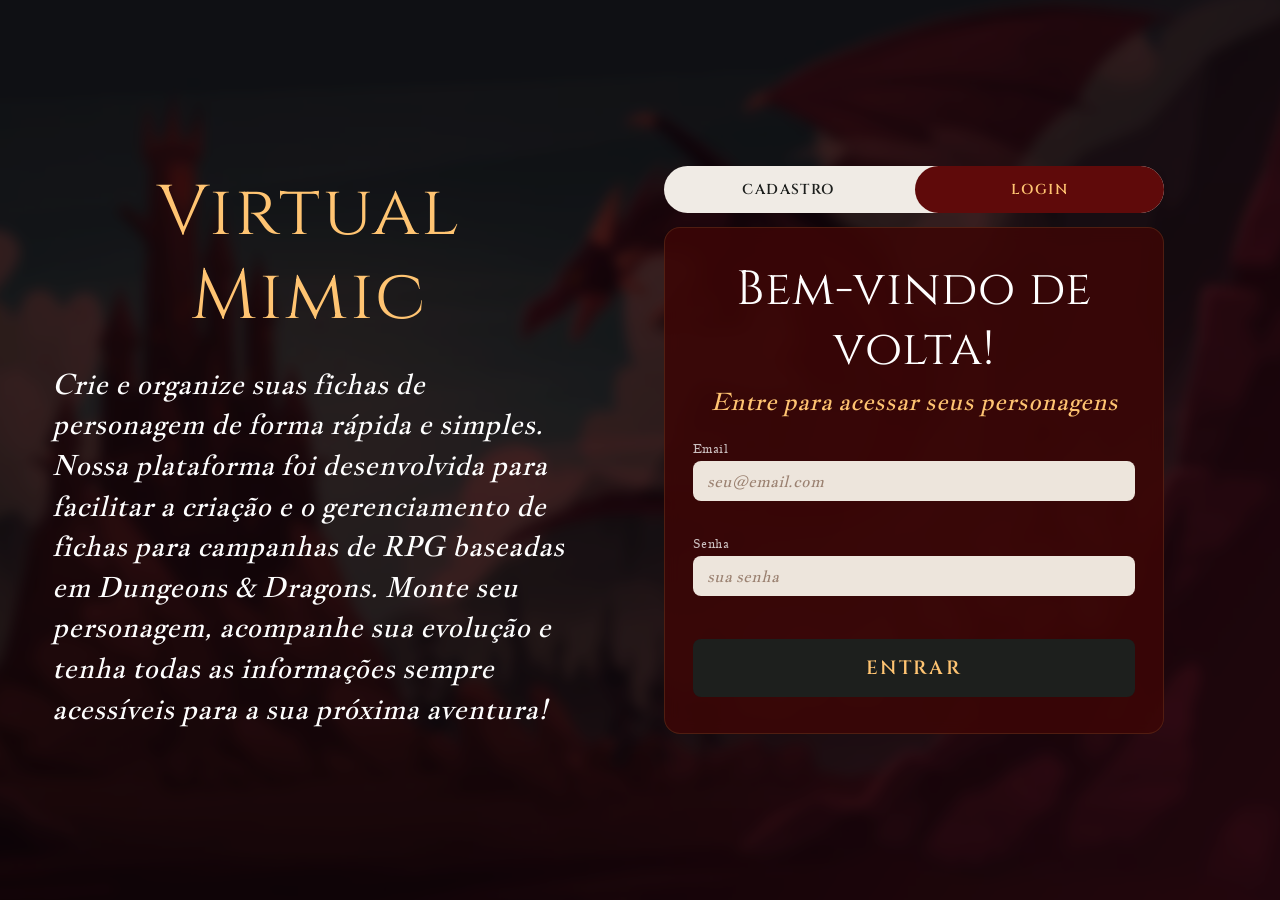
<file: src/main/resources/static/frontend/index.html>
<!DOCTYPE html>
<html lang="pt-BR">
<head>
  <meta charset="UTF-8">
  <meta name="viewport" content="width=device-width, initial-scale=1.0">
  <title>Virtual Mimic - Pagina inicial</title>
  <link rel="preconnect" href="https://fonts.googleapis.com">
  <link rel="preconnect" href="https://fonts.gstatic.com" crossorigin>
  <link href="https://fonts.googleapis.com/css2?family=IM+Fell+DW+Pica+SC&family=Jacques+Francois&family=Cinzel:wght@400;600;700&family=Crimson+Text:ital,wght@0,400;0,600;1,400&display=swap" rel="stylesheet">
  <link rel="stylesheet" href="css/style.css">
</head>
<body class="auth-body">

  <main class="auth-layout" role="main">

    <section class="left-panel" aria-label="Apresentação">
      <h1 class="brand-title">Virtual Mimic</h1>
      <p class="brand-desc">
        Crie e organize suas fichas de personagem de forma rápida e simples.
        Nossa plataforma foi desenvolvida para facilitar a criação e o gerenciamento
        de fichas para campanhas de RPG baseadas em Dungeons &amp; Dragons.
        Monte seu personagem, acompanhe sua evolução e tenha todas as informações
        sempre acessíveis para a sua próxima aventura!
      </p>
    </section>

    <section class="right-panel" aria-label="Acesso">

      <div class="tab-switcher" role="tablist" aria-label="Modo de acesso">
        <button class="tab" role="tab" data-tab="register"
                aria-controls="register-form" aria-selected="false">
          CADASTRO
        </button>
        <button class="tab active" role="tab" data-tab="login"
                aria-controls="login-form" aria-selected="true">
          LOGIN
        </button>
      </div>

      <div class="auth-card">

        <header class="card-header">
          <h2 class="card-title" id="card-title">Bem-vindo de volta!</h2>
          <p class="card-subtitle" id="card-subtitle">Entre para acessar seus personagens</p>
        </header>

        <form id="login-form" class="form" novalidate aria-label="Login">

          <div class="field">
            <label class="label" for="login-email">Email</label>
            <input class="input" type="email" id="login-email"
                   placeholder="seu@email.com"
                   autocomplete="email" required>
            <span class="field-error" id="login-email-err" aria-live="polite"></span>
          </div>

          <div class="field">
            <label class="label" for="login-password">Senha</label>
            <input class="input" type="password" id="login-password"
                   placeholder="sua senha"
                   autocomplete="current-password" required minlength="8">
            <span class="field-error" id="login-password-err" aria-live="polite"></span>
          </div>

          <div class="form-alert hidden" id="login-alert" role="alert"></div>

          <button class="btn-submit" type="submit" id="login-submit">
            Entrar
          </button>

        </form>

        <form id="register-form" class="form hidden" novalidate aria-label="Cadastro">

          <div class="field">
            <label class="label" for="reg-name">Nome de usuário</label>
            <input class="input" type="text" id="reg-name"
                   placeholder="seu nome"
                   autocomplete="name" required minlength="2" maxlength="100">
            <span class="field-error" id="reg-name-err" aria-live="polite"></span>
          </div>

          <div class="field">
            <label class="label" for="reg-email">Email</label>
            <input class="input" type="email" id="reg-email"
                   placeholder="seu@email.com"
                   autocomplete="email" required>
            <span class="field-error" id="reg-email-err" aria-live="polite"></span>
          </div>

          <div class="field">
            <label class="label" for="reg-password">Senha</label>
            <input class="input" type="password" id="reg-password"
                   placeholder="sua senha"
                   autocomplete="new-password" required minlength="8">
            <span class="field-error" id="reg-password-err" aria-live="polite"></span>
          </div>

          <div class="field">
            <label class="label" for="reg-confirm">Confirme sua senha</label>
            <input class="input" type="password" id="reg-confirm"
                   placeholder="digite sua senha novamente"
                   autocomplete="new-password" required minlength="8">
            <span class="field-error" id="reg-confirm-err" aria-live="polite"></span>
          </div>

          <div class="form-alert hidden" id="register-alert" role="alert"></div>

          <button class="btn-submit" type="submit" id="register-submit">
            Cadastrar
          </button>

        </form>

      </div>
    </section>

  </main>

  <script src="js/api.js"></script>
  <script src="js/auth.js"></script>
</body>
</html>
</file>
<file: src/main/resources/static/frontend/css/style.css>
:root {
  --clr-bg:          #5F0A0A;
  --clr-gold-light:  #FFC472;
  --clr-gold-dark:   #BF8C46;
  --clr-white:       #FEFEFE;
  --clr-dark:        #1D1F1D;

  --accent:          var(--clr-gold-light);
  --accent-dim:      var(--clr-gold-dark);

  --card-bg:         rgba(60, 6, 6, 0.88);

  --tab-container-bg:  #f0ebe5;
  --tab-active-bg:     var(--clr-bg);
  --tab-active-text:   var(--clr-gold-light);
  --tab-inactive-text: var(--clr-dark);

  --input-bg:           #ede5dc;
  --input-text:         var(--clr-dark);
  --input-placeholder:  #9a8070;
  --input-focus-shadow: 0 0 0 2px rgba(255, 196, 114, 0.45);

  --left-title:  var(--clr-gold-light);
  --left-body:   var(--clr-white);

  --error:      #e05050;
  --error-bg:   rgba(224, 80, 80, 0.12);
  --success:    #4fa86b;
  --success-bg: rgba(79, 168, 107, 0.12);

  --radius-input: 8px;
  --radius-card:  16px;
  --radius-pill:  999px;
  --transition:   180ms ease;

  --card-row-bg:   rgba(60, 6, 6, 0.92);
  --card-grid-bg:  rgba(60, 6, 6, 0.92);
  --btn-pill-bg:   rgba(80, 12, 12, 0.95);
  --btn-pill-hover:rgba(120, 20, 20, 0.95);
  --hero-text:     rgba(254, 254, 254, 0.92);
  --divider-gold:  rgba(255, 196, 114, 0.45);

  --font-display: 'IM Fell DW Pica SC', 'Cinzel', serif;
  --font-body:    'Jacques Francois', 'Crimson Text', Georgia, serif;
}

*, *::before, *::after { box-sizing: border-box; margin: 0; padding: 0; }

html { font-size: 16px; }

body {
  font-family: var(--font-body);
  min-height: 100vh;
  color: var(--left-body);
  background: #2a0707;
}

.auth-body,
.app-body,
.creation-body {
  position: relative;
  isolation: isolate;
  min-height: 100vh;
}

.auth-body::before,
.app-body::before,
.creation-body::before {
  content: '';
  position: fixed;
  inset: -20px;
  z-index: -1;
  background-position: center top;
  background-size: cover;
  background-repeat: no-repeat;
  filter: blur(6px) brightness(0.55);
}

.auth-body::before     { background-image: url('../assets/background-cadastro.svg'); }
.app-body::before      { background-image: url('../assets/background-menu.svg'); }
.creation-body::before { background-image: url('../assets/background-personagem.svg'); }

.hidden { display: none !important; }

.auth-layout {
  display: flex;
  min-height: 100vh;
  align-items: center;
}

.left-panel {
  flex: 0 0 45%;
  padding: 60px 10px 60px 52px;
  display: flex;
  flex-direction: column;
  justify-content: center;
  align-items: flex-end;
  text-align: left;
  gap: 24px;
}

.brand-title {
  font-family: var(--font-display);
  font-size: 4.4rem;
  font-weight: 400;
  color: var(--left-title);
  letter-spacing: 0.03em;
  line-height: 1.2;
  width: 100%;
  max-width: 680px;
  text-align: center;
}

.brand-desc {
  font-family: var(--font-body);
  font-size: 1.75rem;
  line-height: 1.45;
  color: var(--left-body);
  font-style: italic;
  width: 100%;
  max-width: 680px;
}

.right-panel {
  flex: 0 0 55%;
  display: flex;
  flex-direction: column;
  align-items: center;
  justify-content: center;
  padding: 60px 52px 60px 24px;
  gap: 14px;
}

.tab-switcher {
  display: flex;
  background: var(--tab-container-bg);
  border-radius: var(--radius-pill);
  padding: 0;
  width: 100%;
  max-width: 500px;
  gap: 2px;
}

.tab {
  flex: 1;
  padding: 14px 24px;
  background: transparent;
  border: none;
  border-radius: var(--radius-pill);
  color: var(--tab-inactive-text);
  font-family: var(--font-display);
  font-size: 0.90rem;
  font-weight: 600;
  letter-spacing: 0.10em;
  cursor: pointer;
  transition: background var(--transition), color var(--transition);
  white-space: nowrap;
}

.tab.active {
  background: var(--tab-active-bg);
  color: var(--tab-active-text);
}

.auth-card {
  width: 100%;
  max-width: 500px;
  background: var(--card-bg);
  border-radius: var(--radius-card);
  padding: 32px 28px 36px;
  backdrop-filter: blur(8px);
  -webkit-backdrop-filter: blur(8px);
  border: 1px solid rgba(191, 140, 70, 0.18);
}

.card-header {
  text-align: center;
  margin-bottom: 24px;
}

.card-title {
  font-family: var(--font-display);
  font-size: 3.00rem;
  font-weight: 400;
  color: var(--clr-white);
  letter-spacing: 0.02em;
  line-height: 1.25;
  margin-bottom: 6px;
}

.card-subtitle {
  font-family: var(--font-body);
  font-size: 1.50rem;
  color: var(--accent);
  font-style: italic;
}

.form {
  display: flex;
  flex-direction: column;
  gap: 14px;
}

.field {
  display: flex;
  flex-direction: column;
  gap: 5px;
}

.label {
  font-family: var(--font-body);
  font-size: 0.78rem;
  font-weight: 400;
  color: rgba(254, 254, 254, 0.75);
  letter-spacing: 0.04em;
}

.input {
  width: 100%;
  background: var(--input-bg);
  border: none;
  border-radius: var(--radius-input);
  padding: 10px 14px;
  color: var(--input-text);
  font-family: var(--font-body);
  font-size: 1rem;
  outline: none;
  transition: box-shadow var(--transition);
  -webkit-appearance: none;
  appearance: none;
}

.input::placeholder {
  color: var(--input-placeholder);
  font-style: italic;
}

.input:focus {
  box-shadow: var(--input-focus-shadow);
}

.input.error {
  box-shadow: 0 0 0 2px rgba(224, 80, 80, 0.5);
}

.field-error {
  font-size: 0.8rem;
  color: var(--error);
  min-height: 1rem;
  font-style: italic;
}

.form-alert {
  padding: 9px 14px;
  border-radius: var(--radius-input);
  font-size: 0.9rem;
  font-style: italic;
  text-align: center;
}

.form-alert.alert-error {
  background: var(--error-bg);
  color: var(--error);
  border: 1px solid rgba(224, 80, 80, 0.25);
}

.form-alert.alert-success {
  background: var(--success-bg);
  color: var(--success);
  border: 1px solid rgba(79, 168, 107, 0.25);
}

.btn-submit {
  width: 100%;
  margin-top: 8px;
  padding: 16px 24px;
  background: var(--clr-dark);
  border: none;
  border-radius: var(--radius-input);
  color: var(--clr-gold-light);
  font-family: var(--font-display);
  font-size: 1.2rem;
  font-weight: 600;
  letter-spacing: 0.12em;
  text-transform: uppercase;
  cursor: pointer;
  transition: background var(--transition), transform var(--transition), opacity var(--transition);
}

.btn-submit:hover:not(:disabled) {
  background: #2a2e1a;
  transform: scale(1.04);
}

.btn-submit:disabled {
  opacity: 0.55;
  cursor: not-allowed;
}

.topbar {
  position: sticky;
  top: 0;
  z-index: 100;
  background: rgba(13, 3, 3, 0.85);
  border-bottom: 1px solid rgba(255, 196, 114, 0.15);
  backdrop-filter: blur(8px);
}

.topbar-inner {
  max-width: 1200px;
  margin: 0 auto;
  padding: 0 32px;
  height: 58px;
  display: flex;
  align-items: center;
  justify-content: space-between;
}

.brand-sm {
  display: flex;
  align-items: center;
  gap: 8px;
}

.brand-icon { font-size: 1.2rem; }

.brand-title-sm {
  font-family: var(--font-display);
  font-size: 1.15rem;
  color: var(--accent);
  letter-spacing: 0.04em;
}

.user-info {
  display: flex;
  align-items: center;
  gap: 16px;
}

.user-greeting {
  font-family: var(--font-body);
  font-size: 0.9rem;
  color: rgba(254, 254, 254, 0.70);
  font-style: italic;
}

.btn-logout {
  padding: 6px 16px;
  background: transparent;
  border: 1px solid rgba(255, 196, 114, 0.35);
  border-radius: var(--radius-pill);
  color: var(--accent);
  font-family: var(--font-display);
  font-size: 0.70rem;
  font-weight: 400;
  letter-spacing: 0.08em;
  cursor: pointer;
  transition: border-color var(--transition), background var(--transition);
}

.btn-logout:hover {
  border-color: var(--accent);
  background: rgba(255, 196, 114, 0.08);
}

.app-main {
  max-width: 1200px;
  margin: 0 auto;
  padding: 40px 32px;
}

.page-header {
  display: flex;
  align-items: center;
  justify-content: space-between;
  margin-bottom: 32px;
  padding-bottom: 16px;
  border-bottom: 1px solid rgba(255, 196, 114, 0.15);
}

.page-title {
  font-family: var(--font-display);
  font-size: 1.6rem;
  color: var(--accent);
  letter-spacing: 0.04em;
}

.btn-primary {
  padding: 10px 22px;
  background: var(--clr-dark);
  border: none;
  border-radius: var(--radius-input);
  color: var(--accent);
  font-family: var(--font-display);
  font-size: 0.78rem;
  font-weight: 400;
  letter-spacing: 0.08em;
  cursor: pointer;
  transition: background var(--transition), box-shadow var(--transition);
}

.btn-primary:hover {
  background: #2a2e1a;
  box-shadow: 0 0 14px rgba(255, 196, 114, 0.25);
}

.characters-grid {
  display: grid;
  grid-template-columns: repeat(auto-fill, minmax(280px, 1fr));
  gap: 24px;
}

.empty-state {
  grid-column: 1 / -1;
  display: flex;
  flex-direction: column;
  align-items: center;
  justify-content: center;
  padding: 100px 24px;
  text-align: center;
  gap: 20px;
}

.empty-shield {
  width: 96px;
  height: 96px;
  opacity: 0.35;
}

.empty-title {
  font-family: var(--font-display);
  font-size: 1.3rem;
  color: var(--clr-white);
  letter-spacing: 0.04em;
  line-height: 1.4;
  max-width: 420px;
}

.character-card {
  background: var(--card-bg);
  border: 1px solid rgba(191, 140, 70, 0.22);
  border-radius: var(--radius-card);
  padding: 28px 22px 22px;
  display: flex;
  flex-direction: column;
  align-items: center;
  gap: 10px;
  backdrop-filter: blur(6px);
  cursor: pointer;
  transition: border-color var(--transition), box-shadow var(--transition);
}

.character-card:hover {
  border-color: rgba(255, 196, 114, 0.45);
  box-shadow: 0 4px 24px rgba(0, 0, 0, 0.40);
}

.card-class-icon {
  width: 64px;
  height: 64px;
  background: rgba(191, 140, 70, 0.15);
  border: 1px solid rgba(191, 140, 70, 0.30);
  border-radius: 50%;
  display: flex;
  align-items: center;
  justify-content: center;
  font-size: 1.6rem;
  margin-bottom: 4px;
}

.card-name {
  font-family: var(--font-display);
  font-size: 1.05rem;
  color: var(--accent);
  letter-spacing: 0.04em;
  text-align: center;
}

.card-meta {
  font-family: var(--font-body);
  font-size: 0.88rem;
  color: rgba(254, 254, 254, 0.60);
  font-style: italic;
  text-align: center;
}

.card-level {
  font-family: var(--font-display);
  font-size: 0.72rem;
  letter-spacing: 0.10em;
  color: var(--accent-dim);
  text-transform: uppercase;
  padding: 4px 14px;
  border: 1px solid rgba(191, 140, 70, 0.25);
  border-radius: var(--radius-pill);
  margin-top: 4px;
}

.card-divider {
  width: 100%;
  height: 1px;
  background: rgba(191, 140, 70, 0.12);
  margin: 4px 0;
}

.card-actions {
  display: flex;
  gap: 8px;
  width: 100%;
  margin-top: 4px;
}

.btn-card {
  flex: 1;
  padding: 8px;
  background: transparent;
  border: 1px solid rgba(255, 196, 114, 0.25);
  border-radius: var(--radius-input);
  color: var(--accent);
  font-family: var(--font-display);
  font-size: 0.68rem;
  letter-spacing: 0.08em;
  cursor: pointer;
  transition: background var(--transition), border-color var(--transition);
}

.btn-card:hover {
  background: rgba(255, 196, 114, 0.08);
  border-color: rgba(255, 196, 114, 0.50);
}

.btn-card.btn-card-danger {
  color: var(--error);
  border-color: rgba(224, 80, 80, 0.25);
}

.btn-card.btn-card-danger:hover {
  background: rgba(224, 80, 80, 0.08);
  border-color: rgba(224, 80, 80, 0.50);
}

@media (max-width: 768px) {
  .auth-layout {
    flex-direction: column;
    padding: 40px 24px;
    gap: 32px;
    align-items: stretch;
  }

  .left-panel {
    flex: none;
    padding: 0;
    align-items: center;
    text-align: center;
  }

  .brand-title { font-size: 2rem; }
  .brand-desc  { font-size: 0.95rem; }

  .right-panel {
    flex: none;
    padding: 0;
    width: 100%;
  }

  .tab-switcher,
  .auth-card  { max-width: 100%; }

  .page-header { flex-direction: column; align-items: flex-start; gap: 12px; }
  .topbar-inner { padding: 0 16px; }
  .app-main { padding: 28px 16px; }
}

.creation-body {
  color: var(--hero-text);
}

.creation-brand {
  position: absolute;
  top: 24px;
  left: 32px;
  font-family: var(--font-display);
  font-size: 1.6rem;
  color: var(--accent);
  text-decoration: none;
  letter-spacing: 0.04em;
  z-index: 10;
}

.creation-brand .brand-m { color: var(--clr-white); }

.creation-main {
  max-width: 980px;
  margin: 0 auto;
  padding: 120px 32px 80px;
}

.creation-hero {
  display: flex;
  flex-direction: column;
  align-items: center;
  text-align: center;
  margin-bottom: 28px;
}

.creation-hero[hidden] { display: none; }

.creation-title {
  font-family: var(--font-display);
  font-size: 4rem;
  color: var(--accent);
  letter-spacing: 0.04em;
  line-height: 1.1;
}

.creation-intro {
  font-family: var(--font-body);
  font-style: italic;
  text-align: center;
  max-width: 720px;
  margin: 24px auto;
  font-size: 1.1rem;
  line-height: 1.55;
  color: var(--hero-text);
}

.creation-toolbar {
  display: flex;
  align-items: center;
  gap: 24px;
  margin-top: 8px;
  width: 100%;
  max-width: 720px;
  justify-content: flex-start;
}

.creation-toolbar .creation-hint {
  font-family: var(--font-display);
  font-style: italic;
  font-size: 1.05rem;
  color: var(--accent-dim);
  letter-spacing: 0.04em;
}

.btn-back {
  font-family: var(--font-display);
  font-size: 0.85rem;
  letter-spacing: 0.1em;
  padding: 8px 24px;
  background: var(--btn-pill-bg);
  color: var(--accent);
  border: 1px solid var(--divider-gold);
  border-radius: var(--radius-input);
  text-decoration: none;
  cursor: pointer;
  transition: background var(--transition);
}

.btn-back:hover { background: var(--btn-pill-hover); }

.hero-detail {
  display: flex;
  flex-direction: column;
  align-items: flex-start;
  gap: 18px;
  position: relative;
}

.hero-detail[hidden] { display: none; }

.hero-detail .btn-escolher {
  align-self: center;
}

.accordion-list {
  list-style: none;
  display: flex;
  flex-direction: column;
  gap: 14px;
  margin: 32px 0;
}

.accordion-item {
  background: var(--card-row-bg);
  border-radius: var(--radius-card);
  overflow: hidden;
  transition: box-shadow var(--transition);
}

.accordion-item.selected {
  box-shadow: 0 0 18px rgba(255, 196, 114, 0.30);
}

.accordion-header {
  width: 100%;
  display: grid;
  grid-template-columns: 32px 1fr auto;
  align-items: center;
  gap: 16px;
  padding: 18px 22px;
  background: transparent;
  border: none;
  cursor: pointer;
  color: var(--accent);
  text-align: left;
}

.accordion-header .chev {
  font-size: 1rem;
  color: var(--accent);
  transition: transform var(--transition);
  justify-self: center;
}

.accordion-item.open .chev { transform: rotate(180deg); }

.accordion-name {
  font-family: var(--font-display);
  font-size: 1.6rem;
  letter-spacing: 0.04em;
  color: var(--accent);
}

.btn-choose {
  padding: 8px 22px;
  background: var(--btn-pill-bg);
  color: var(--accent);
  border: 1px solid var(--divider-gold);
  border-radius: var(--radius-input);
  font-family: var(--font-display);
  font-size: 0.78rem;
  letter-spacing: 0.1em;
  cursor: pointer;
  user-select: none;
  transition: background var(--transition);
}

.btn-choose:hover { background: var(--btn-pill-hover); }

.accordion-item.selected .btn-choose {
  background: var(--accent);
  color: var(--clr-dark);
  border-color: var(--accent);
}

.accordion-panel[hidden] { display: none; }

.accordion-divider {
  height: 1px;
  background: var(--divider-gold);
  margin: 0 22px;
}

.accordion-body {
  display: grid;
  grid-template-columns: 1.4fr 1fr;
  gap: 32px;
  padding: 20px 22px 24px;
}

.acc-desc p {
  font-family: var(--font-body);
  font-size: 0.95rem;
  line-height: 1.55;
  margin-bottom: 10px;
  color: var(--hero-text);
}

.acc-traits h3 {
  font-family: var(--font-display);
  color: var(--accent);
  font-size: 1.3rem;
  letter-spacing: 0.04em;
  margin-bottom: 10px;
  padding-bottom: 6px;
  border-bottom: 1px solid var(--divider-gold);
  text-align: center;
}

.acc-traits ul {
  list-style: disc;
  padding-left: 18px;
  font-family: var(--font-body);
  font-size: 0.88rem;
  line-height: 1.5;
  color: var(--hero-text);
}

.acc-traits ul li { margin-bottom: 6px; }

.acc-traits ul li strong {
  color: var(--accent);
  font-weight: 600;
}

.class-grid {
  list-style: none;
  display: grid;
  grid-template-columns: repeat(auto-fit, minmax(200px, 1fr));
  gap: 24px;
  margin: 32px auto;
  max-width: 760px;
}

.class-grid[hidden] { display: none; }

.class-card {
  background: var(--card-grid-bg);
  border: 1px solid var(--divider-gold);
  border-radius: var(--radius-card);
  padding: 18px 14px 14px;
  display: flex;
  flex-direction: column;
  align-items: center;
  gap: 12px;
  min-height: 260px;
  transition: box-shadow var(--transition), border-color var(--transition);
}

.class-card.selected {
  box-shadow: 0 0 22px rgba(255, 196, 114, 0.35);
  border-color: var(--accent);
}

.class-name {
  font-family: var(--font-display);
  color: var(--accent);
  font-size: 1.15rem;
  letter-spacing: 0.06em;
  text-align: center;
}

.class-icon {
  width: 140px;
  height: 140px;
  object-fit: contain;
  display: block;
  flex: 0 0 auto;
  filter: drop-shadow(0 2px 4px rgba(0, 0, 0, 0.4));
}


.btn-details,
.btn-escolher {
  font-family: var(--font-display);
  letter-spacing: 0.1em;
  background: var(--btn-pill-bg);
  color: var(--accent);
  border: 1px solid var(--divider-gold);
  border-radius: var(--radius-input);
  cursor: pointer;
  transition: background var(--transition);
}

.btn-details:hover,
.btn-escolher:hover { background: var(--btn-pill-hover); }

.btn-details { padding: 6px 22px; font-size: 0.78rem; }
.btn-escolher { padding: 14px 56px; font-size: 1.5rem; letter-spacing: 0.12em; }

.class-detail[hidden] { display: none; }

.detail-grid {
  display: grid;
  grid-template-columns: 1.1fr 1fr;
  gap: 36px;
  margin-top: 16px;
}

.detail-left h2,
.detail-right h2 {
  font-family: var(--font-display);
  color: var(--accent);
  font-size: 1.5rem;
  letter-spacing: 0.04em;
  border-bottom: 1px solid var(--divider-gold);
  padding-bottom: 4px;
  margin: 18px 0 10px;
  text-align: center;
}

.detail-left h3,
.detail-right h3 {
  font-family: var(--font-display);
  color: var(--accent);
  font-size: 1.1rem;
  letter-spacing: 0.04em;
  margin: 16px 0 6px;
}

.detail-left p,
.detail-right p {
  font-family: var(--font-body);
  font-size: 0.95rem;
  line-height: 1.55;
  margin-bottom: 10px;
}

.detail-bullets {
  list-style: disc;
  padding-left: 18px;
  font-family: var(--font-body);
  font-size: 0.92rem;
  line-height: 1.5;
}

.detail-bullets li { margin-bottom: 8px; }
.detail-bullets strong { color: var(--accent); font-weight: 600; }

.level-table-wrap { overflow-x: auto; }

.level-table {
  width: 100%;
  border-collapse: collapse;
  background: rgba(60, 6, 6, 0.55);
  border: 1px solid var(--divider-gold);
  font-family: var(--font-body);
  font-size: 0.82rem;
  color: var(--hero-text);
}

.level-table caption {
  font-family: var(--font-display);
  color: var(--accent);
  font-size: 1.25rem;
  padding: 8px 0;
  caption-side: top;
  letter-spacing: 0.04em;
}

.level-table th,
.level-table td {
  border: 1px solid rgba(255, 196, 114, 0.18);
  padding: 6px 8px;
  text-align: center;
  vertical-align: middle;
}

.level-table thead {
  background: rgba(80, 12, 12, 0.95);
  color: var(--accent);
  font-family: var(--font-display);
  font-size: 0.8rem;
  letter-spacing: 0.04em;
}

.skills-panel {
  background: var(--card-row-bg);
  border-radius: var(--radius-card);
  padding: 24px 28px 28px;
  max-width: 680px;
  margin: 32px auto 0;
}

.skills-header {
  display: flex;
  justify-content: space-between;
  align-items: baseline;
  margin-bottom: 12px;
  padding-bottom: 8px;
  border-bottom: 1px solid var(--divider-gold);
}

.skills-header h2 {
  font-family: var(--font-display);
  color: var(--accent);
  font-size: 1.6rem;
  letter-spacing: 0.04em;
}

.skills-counter {
  font-family: var(--font-display);
  color: var(--accent);
  font-size: 1.2rem;
  letter-spacing: 0.04em;
}

.skills-list { list-style: none; }

.skill-row {
  display: grid;
  grid-template-columns: 1fr auto 32px;
  align-items: center;
  gap: 16px;
  padding: 7px 4px;
  font-family: var(--font-display);
  color: var(--accent);
  font-size: 1rem;
  letter-spacing: 0.04em;
}

.skill-name { color: var(--accent); }
.skill-attr { color: var(--accent-dim); margin-left: 4px; }

.skill-mod {
  font-family: var(--font-body);
  font-style: italic;
  color: var(--hero-text);
}

.skill-check {
  display: inline-flex;
  align-items: center;
  cursor: pointer;
  justify-self: center;
}

.skill-check input {
  position: absolute;
  opacity: 0;
  pointer-events: none;
}

.skill-check .box {
  display: inline-block;
  width: 18px;
  height: 18px;
  border: 1px solid var(--accent);
  border-radius: 3px;
  background: transparent;
  transition: background var(--transition);
}

.skill-check input:checked + .box {
  background: var(--accent);
  box-shadow: inset 0 0 0 3px var(--card-row-bg);
}

.skill-row:not(.available) .skill-check { visibility: hidden; }

.skills-actions {
  display: flex;
  justify-content: center;
  margin-top: 20px;
}

.finals-toolbar {
  display: flex;
  justify-content: space-between;
  align-items: center;
  margin: 24px 0 32px;
}

.btn-forward {
  font-family: var(--font-display);
  font-size: 0.95rem;
  letter-spacing: 0.1em;
  padding: 10px 28px;
  background: var(--btn-pill-bg);
  color: var(--accent);
  border: 1px solid var(--divider-gold);
  border-radius: var(--radius-input);
  text-decoration: none;
  cursor: pointer;
  transition: background var(--transition);
}

.btn-forward:hover { background: var(--btn-pill-hover); }

.finals-basics {
  display: grid;
  grid-template-columns: 1fr 1fr;
  gap: 20px 28px;
  margin-top: 24px;
}

.finals-field {
  display: flex;
  flex-direction: column;
  gap: 8px;
}

.finals-field--full { grid-column: 1 / -1; }

.finals-label {
  font-family: var(--font-display);
  color: var(--accent);
  font-size: 1.1rem;
  letter-spacing: 0.04em;
}

.finals-input,
.finals-textarea {
  width: 100%;
  background: var(--card-row-bg);
  border: 1px solid var(--divider-gold);
  border-radius: var(--radius-input);
  padding: 12px 16px;
  color: var(--hero-text);
  font-family: var(--font-body);
  font-size: 1rem;
  outline: none;
  transition: border-color var(--transition), box-shadow var(--transition);
}

.finals-input::placeholder,
.finals-textarea::placeholder {
  color: var(--accent-dim);
  font-style: italic;
}

.finals-input:focus,
.finals-textarea:focus {
  border-color: var(--accent);
  box-shadow: 0 0 0 2px rgba(255, 196, 114, 0.25);
}

.finals-textarea {
  resize: vertical;
  min-height: 80px;
  line-height: 1.5;
}

.finals-story {
  background: var(--card-row-bg);
  border-radius: var(--radius-card);
  padding: 28px 28px 32px;
  display: flex;
  flex-direction: column;
  gap: 22px;
  margin-bottom: 32px;
}

.finals-story .finals-textarea {
  min-height: 160px;
  background: rgba(40, 4, 4, 0.6);
}

@media (max-width: 720px) {
  .finals-basics { grid-template-columns: 1fr; }
  .finals-toolbar { flex-direction: row; }
}

@media (max-width: 820px) {
  .creation-main { padding: 100px 20px 60px; }
  .creation-title { font-size: 2.6rem; }
  .creation-intro { font-size: 1rem; }
  .detail-grid { grid-template-columns: 1fr; gap: 24px; }
}

@media (max-width: 600px) {
  .creation-brand { top: 16px; left: 18px; font-size: 1.2rem; }
  .accordion-header { grid-template-columns: 24px 1fr auto; gap: 10px; padding: 14px 16px; }
  .accordion-name { font-size: 1.15rem; }
  .accordion-body { grid-template-columns: 1fr; gap: 18px; padding: 16px; }
  .btn-choose { padding: 6px 14px; font-size: 0.72rem; }
  .btn-escolher { padding: 12px 36px; font-size: 1.2rem; }
  .skills-panel { padding: 18px; }
  .skill-row { grid-template-columns: 1fr auto 28px; font-size: 0.88rem; }
  .creation-toolbar { flex-direction: column; align-items: flex-start; gap: 12px; }
}

.banner-stage {
  display: flex;
  flex-direction: row;
  flex-wrap: wrap;
  align-items: flex-start;
  justify-content: center;
  gap: 32px;
  margin-top: 48px;
}

.banner-stage-create {
  display: flex;
  justify-content: center;
  margin-top: 48px;
}

.char-banner {
  position: relative;
  width: 280px;
  min-height: 360px;
  padding: 32px 22px 72px;
  background: var(--card-bg);
  text-align: center;
  clip-path: polygon(0 0, 100% 0, 100% 92%, 50% 100%, 0 92%);
  cursor: pointer;
  transition: transform var(--transition);
  text-decoration: none;
  display: flex;
  flex-direction: column;
  align-items: center;
  color: var(--hero-text);
}

.char-banner:hover { transform: translateY(-3px); }

.char-banner-top {
  position: absolute;
  top: -8px;
  left: 14px;
  right: 14px;
  height: 10px;
  background: var(--accent);
  border-radius: 3px;
}

.char-banner-delete {
  position: absolute;
  top: 14px;
  right: 12px;
  width: 24px;
  height: 24px;
  background: rgba(0, 0, 0, 0.35);
  color: var(--accent);
  border: 1px solid var(--divider-gold);
  border-radius: 50%;
  font-size: 1rem;
  line-height: 1;
  cursor: pointer;
  display: flex;
  align-items: center;
  justify-content: center;
  padding: 0;
  z-index: 2;
}

.char-banner-delete:hover {
  background: rgba(224, 80, 80, 0.25);
  border-color: var(--error);
  color: var(--error);
}

.char-banner-name {
  font-family: var(--font-display);
  color: var(--accent);
  font-size: 1.55rem;
  letter-spacing: 0.06em;
  margin: 0 0 6px;
  line-height: 1.15;
}

.char-banner-meta {
  font-family: var(--font-display);
  color: var(--hero-text);
  font-size: 1rem;
  letter-spacing: 0.05em;
  margin: 0 0 18px;
  opacity: 0.85;
}

.char-banner-icon {
  width: 160px;
  height: 160px;
  object-fit: contain;
  display: block;
  margin: 0 auto;
}

.btn-criar-personagem {
  padding: 14px 36px;
  background: var(--btn-pill-bg);
  border: 1px solid var(--divider-gold);
  border-radius: var(--radius-input);
  color: var(--accent);
  font-family: var(--font-display);
  font-size: 1rem;
  letter-spacing: 0.08em;
  text-decoration: none;
  cursor: pointer;
  transition: background var(--transition);
}

.btn-criar-personagem:hover { background: var(--btn-pill-hover); }

.ficha-body {
  position: relative;
  isolation: isolate;
  min-height: 100vh;
  display: flex;
  flex-direction: column;
  color: var(--hero-text);
}

.ficha-body::before {
  content: '';
  position: fixed;
  inset: -20px;
  z-index: -1;
  background: url('../assets/background-ficha.svg') center top / cover no-repeat;
  filter: blur(6px) brightness(0.55);
}

.ficha-topbar {
  display: flex;
  justify-content: space-between;
  align-items: center;
  padding: 22px 36px;
}

.ficha-topbar .creation-brand {
  position: static;
  top: auto;
  left: auto;
}

.ficha-main {
  max-width: 1440px;
  width: 100%;
  margin: 0 auto;
  padding: 0 24px;
  flex: 1;
  display: flex;
  flex-direction: column;
}

.ficha-tabs {
  display: flex;
  gap: 6px;
  justify-content: center;
  margin-bottom: -2px;
}

.ficha-tab {
  background: rgba(60, 6, 6, 0.55);
  color: var(--accent-dim);
  padding: 12px 28px;
  border: none;
  border-radius: 14px 14px 0 0;
  font-family: var(--font-display);
  font-size: 0.9rem;
  letter-spacing: 0.06em;
  cursor: pointer;
  transition: background var(--transition), color var(--transition);
}

.ficha-tab:hover { background: rgba(80, 12, 12, 0.7); color: var(--accent); }

.ficha-tab.active {
  background: var(--clr-bg);
  color: var(--accent);
}

.ficha-board {
  background: #d9b97a;
  border-radius: 16px 16px 0 0;
  padding: 28px;
  color: var(--clr-dark);
  flex: 1;
  display: flex;
  flex-direction: column;
}

.ficha-grid {
  display: grid;
  grid-template-columns: 1fr 1.1fr 1fr;
  gap: 18px;
  flex: 1;
}

.ficha-col {
  display: flex;
  flex-direction: column;
  gap: 16px;
}

.ficha-col > *:last-child { flex: 1; }

.ficha-col > .ficha-stats:last-child { justify-content: space-around; }

.ficha-col > .ficha-card-dark:last-child {
  display: flex;
  flex-direction: column;
}
.ficha-col > .ficha-card-dark:last-child > ul { flex: 1; justify-content: space-around; }

.ficha-photo {
  background: var(--clr-bg);
  color: var(--accent);
  font-family: var(--font-display);
  font-size: 2rem;
  letter-spacing: 0.04em;
  height: 240px;
  border-radius: var(--radius-card);
  display: flex;
  align-items: center;
  justify-content: center;
}

.ficha-info,
.ficha-stats {
  background: #e6c490;
  border-radius: var(--radius-card);
  padding: 16px 18px;
  display: flex;
  flex-direction: column;
  gap: 6px;
  font-family: var(--font-display);
  color: var(--clr-dark);
  font-size: 0.95rem;
}

.info-row,
.stat-row {
  display: grid;
  grid-template-columns: auto 1fr;
  gap: 10px;
  align-items: center;
  border-bottom: 1px solid rgba(60, 6, 6, 0.35);
  padding: 4px 0;
  letter-spacing: 0.04em;
}

.info-row > span:last-child,
.stat-row > span:last-child {
  text-align: right;
  font-family: var(--font-body);
  font-style: italic;
}

.info-level {
  margin-top: 10px;
  text-align: center;
  border-bottom: none;
}

.info-level-label {
  display: block;
  font-family: var(--font-display);
  font-size: 1rem;
  letter-spacing: 0.08em;
  color: var(--clr-dark);
}

.level-stepper,
.life-stepper {
  display: flex;
  align-items: center;
  justify-content: center;
  gap: 16px;
  font-family: var(--font-display);
}

.level-stepper button,
.life-stepper button {
  background: transparent;
  border: none;
  color: var(--clr-dark);
  font-family: var(--font-display);
  font-size: 1.2rem;
  cursor: pointer;
  padding: 2px 8px;
}

.ficha-life-wrap {
  display: flex;
  flex-direction: column;
  align-items: center;
  gap: 6px;
}

.ficha-life-title {
  font-family: var(--font-display);
  color: var(--clr-bg);
  font-size: 1.4rem;
  letter-spacing: 0.04em;
}

.ficha-life {
  width: 100%;
  background: var(--clr-bg);
  color: var(--accent);
  border: 1px solid rgba(0, 0, 0, 0.45);
  border-radius: var(--radius-card);
  padding: 12px 18px;
  text-align: center;
}

.ficha-life .life-stepper {
  font-size: 1.4rem;
}

.ficha-life .life-stepper button { color: var(--accent); }

.ficha-card-light {
  background: #e6c490;
  border-radius: var(--radius-card);
  padding: 18px 20px;
  color: var(--clr-dark);
}

.ficha-card-light h2,
.ficha-card-dark h2 {
  font-family: var(--font-display);
  font-size: 1.6rem;
  letter-spacing: 0.04em;
  text-align: center;
  margin-bottom: 14px;
}

.ficha-card-light h2 { color: var(--clr-bg); }

.ficha-card-dark {
  background: var(--clr-bg);
  border-radius: var(--radius-card);
  padding: 22px 22px 24px;
  color: var(--accent);
}

.ficha-card-dark h2 { color: var(--accent); }

.attr-grid {
  display: grid;
  grid-template-columns: 1fr 1fr;
  gap: 28px 12px;
  padding: 8px 4px 16px;
  justify-items: center;
}

.saves-list {
  list-style: none;
  font-family: var(--font-display);
  display: flex;
  flex-direction: column;
  gap: 6px;
  letter-spacing: 0.04em;
}

.saves-list li {
  display: flex;
  align-items: center;
  gap: 12px;
}

.saves-list label {
  display: flex;
  align-items: center;
  gap: 8px;
  flex: 1;
  cursor: pointer;
  color: var(--accent);
}

.saves-list input[type="checkbox"] {
  appearance: none;
  width: 14px;
  height: 14px;
  border: 1px solid var(--accent);
  border-radius: 2px;
  background: transparent;
  cursor: pointer;
}

.saves-list input[type="checkbox"]:checked {
  background: var(--accent);
  box-shadow: inset 0 0 0 2px var(--clr-bg);
}

.saves-list span:last-child {
  font-family: var(--font-body);
  font-style: italic;
  color: var(--hero-text);
}

.saves-furia {
  margin-top: 16px;
  padding-top: 14px;
  border-top: 1px solid var(--divider-gold);
  font-family: var(--font-display);
  color: var(--accent);
  letter-spacing: 0.04em;
}

.ficha-pericias ul {
  list-style: none;
  display: flex;
  flex-direction: column;
  gap: 6px;
  font-family: var(--font-display);
  letter-spacing: 0.04em;
}

.ficha-pericias li {
  display: flex;
  justify-content: space-between;
  align-items: baseline;
  color: var(--accent);
  font-size: 0.95rem;
}

.ficha-pericias em {
  color: var(--accent-dim);
  font-style: normal;
  margin-left: 4px;
}

.ficha-pericias li > span:last-child {
  font-family: var(--font-body);
  font-style: italic;
  color: var(--hero-text);
}

@media (max-width: 880px) {
  .ficha-grid { grid-template-columns: 1fr; }
  .ficha-tabs { flex-wrap: wrap; }
}

.attr-stage {
  position: relative;
  display: flex;
  justify-content: center;
  align-items: center;
  margin: 32px 0 56px;
}

.attr-stage-bar {
  position: absolute;
  top: 50%;
  left: 0;
  right: 0;
  height: 32px;
  background: rgba(0, 0, 0, 0.55);
  transform: translateY(-50%);
  z-index: 0;
  border-radius: 4px;
}

.attr-row {
  position: relative;
  z-index: 1;
  display: flex;
  justify-content: space-between;
  width: 100%;
  gap: 12px;
}

.attr-card {
  display: flex;
  flex-direction: column;
  align-items: center;
  flex: 1;
}

.attr-shield-outer {
  background: var(--clr-bg);
  width: 140px;
  height: 180px;
  clip-path: polygon(50% 0%, 100% 12%, 100% 80%, 50% 100%, 0% 80%, 0% 12%);
  position: relative;
  display: flex;
  justify-content: center;
  align-items: center;
  filter: drop-shadow(0 8px 14px rgba(0, 0, 0, 0.55));
}

.attr-shield-inner {
  background: var(--clr-gold-light);
  width: 124px;
  height: 164px;
  clip-path: polygon(50% 0%, 100% 12%, 100% 80%, 50% 100%, 0% 80%, 0% 12%);
  display: flex;
  flex-direction: column;
  align-items: center;
  justify-content: flex-start;
  position: relative;
  box-shadow: inset 0 0 25px var(--clr-gold-dark);
  padding-top: 22px;
}

.attr-name-btn {
  font-family: var(--font-display);
  color: var(--clr-bg);
  font-size: 0.8rem;
  font-weight: 600;
  text-transform: uppercase;
  border: none;
  background: none;
  cursor: pointer;
  padding: 0 10px;
  letter-spacing: 0.08em;
  outline: none;
  transition: color var(--transition), text-shadow var(--transition);
}

.attr-name-btn:hover {
  color: var(--clr-white);
  text-shadow: 0 0 8px rgba(255, 255, 255, 0.9), 0 0 15px var(--clr-bg);
}

.attr-value {
  position: absolute;
  top: 52%;
  left: 50%;
  transform: translate(-50%, -50%);
  color: var(--clr-bg);
  font-family: var(--font-display);
  font-size: 4.6rem;
  font-weight: 700;
  text-shadow: 1px 1px 0 rgba(255, 255, 255, 0.2);
  line-height: 1;
}

.attr-mod-group {
  display: flex;
  align-items: center;
  justify-content: center;
  gap: 6px;
  margin-top: -28px;
  z-index: 5;
}

.attr-mod-circle {
  background: var(--clr-bg);
  color: var(--accent);
  width: 56px;
  height: 56px;
  border-radius: 50%;
  display: flex;
  align-items: center;
  justify-content: center;
  font-family: var(--font-display);
  font-size: 1.5rem;
  border: 3px solid var(--clr-gold-dark);
  box-shadow: 0 4px 10px rgba(0, 0, 0, 0.45);
}

.attr-step-btn {
  background: none;
  border: none;
  color: var(--clr-white);
  font-size: 2.4rem;
  cursor: pointer;
  font-family: var(--font-display);
  line-height: 1;
  padding: 0 4px;
  text-shadow: 2px 2px 5px rgba(0, 0, 0, 0.8);
  transition: color var(--transition), transform var(--transition);
}

.attr-step-btn:hover {
  color: var(--accent);
  transform: scale(1.15);
}

.attr-points {
  display: flex;
  justify-content: space-between;
  align-items: flex-end;
  margin-bottom: 24px;
  gap: 32px;
  flex-wrap: wrap;
}

.attr-points-remaining {
  font-family: var(--font-display);
  font-size: 1.8rem;
  letter-spacing: 0.04em;
  color: var(--hero-text);
}

.attr-points-remaining .attr-points-value {
  color: var(--accent);
  font-size: 3.2rem;
  margin-right: 8px;
}

.attr-points-limits {
  font-family: var(--font-display);
  font-size: 1.1rem;
  letter-spacing: 0.06em;
  color: var(--hero-text);
}

.attr-points-limits .attr-gold {
  color: var(--accent);
  font-size: 1.6rem;
  margin: 0 6px;
}

.attr-actions {
  display: flex;
  justify-content: center;
  margin-top: 16px;
}

.attr-modal-overlay {
  position: fixed;
  inset: 0;
  background: rgba(0, 0, 0, 0.75);
  z-index: 100;
  display: none;
  align-items: center;
  justify-content: center;
}

.attr-modal-overlay.active { display: flex; }

.attr-modal-box {
  background: #3a0606;
  width: 90%;
  max-width: 580px;
  padding: 32px 36px 36px;
  border-radius: var(--radius-card);
  position: relative;
  box-shadow: 0 15px 40px rgba(0, 0, 0, 0.8);
  border: 1px solid var(--divider-gold);
  animation: attr-modal-slide 0.25s ease-out;
}

.attr-modal-close {
  position: absolute;
  top: 12px;
  right: 16px;
  background: none;
  border: none;
  color: var(--accent);
  font-size: 1.4rem;
  cursor: pointer;
  opacity: 0.7;
  transition: opacity var(--transition), transform var(--transition);
}

.attr-modal-close:hover { opacity: 1; transform: scale(1.1); }

.attr-modal-title {
  font-family: var(--font-display);
  font-size: 2.6rem;
  color: var(--accent);
  text-align: center;
  letter-spacing: 0.04em;
  margin-bottom: 14px;
}

.attr-modal-body {
  font-family: var(--font-body);
  font-size: 1rem;
  color: var(--hero-text);
  line-height: 1.55;
  text-align: justify;
}

body.attr-modal-open { overflow: hidden; }

@keyframes attr-modal-slide {
  from { transform: translateY(-20px); opacity: 0; }
  to   { transform: translateY(0); opacity: 1; }
}

@media (max-width: 880px) {
  .attr-row { flex-wrap: wrap; gap: 24px; }
  .attr-card { flex: 0 0 30%; }
}

[data-tab-panel][hidden] { display: none; }

.inventory-content {
  display: flex;
  flex-direction: column;
  gap: 24px;
  flex: 1;
}

.inventory-summary {
  display: flex;
  justify-content: space-between;
  align-items: flex-start;
  gap: 24px;
}

.inventory-summary-info {
  background: var(--clr-bg);
  color: var(--accent);
  padding: 18px 28px;
  border-radius: 8px;
  flex: 1;
  font-family: var(--font-display);
  letter-spacing: 0.04em;
  font-size: 1.1rem;
  display: flex;
  flex-direction: column;
  gap: 10px;
}

.inventory-summary-row {
  display: grid;
  grid-template-columns: 1fr 1fr;
  gap: 24px;
}

.inventory-summary-row span { color: var(--accent); }

.btn-add-item {
  font-family: var(--font-display);
  background: var(--btn-pill-bg);
  color: var(--accent);
  border: 1px solid var(--divider-gold);
  border-radius: var(--radius-input);
  padding: 14px 22px;
  font-size: 0.85rem;
  letter-spacing: 0.08em;
  cursor: pointer;
  text-align: center;
  line-height: 1.2;
  min-width: 140px;
  transition: background var(--transition);
}

.btn-add-item:hover { background: var(--btn-pill-hover); }

.inventory-grid {
  display: grid;
  grid-template-columns: 1fr 1.4fr;
  gap: 18px;
  flex: 1;
}

.inventory-right {
  display: flex;
  flex-direction: column;
  gap: 18px;
}

.inventory-right > *:last-child { flex: 1; }

.inventory-card {
  background: #b89557;
  border-radius: var(--radius-card);
  padding: 20px 24px;
  color: var(--clr-bg);
}

.inventory-card h3 {
  font-family: var(--font-display);
  color: var(--clr-bg);
  font-size: 1.5rem;
  letter-spacing: 0.04em;
  text-align: center;
  margin-bottom: 14px;
}

.inventory-items {
  display: flex;
  flex-direction: column;
}

.armor-row {
  display: grid;
  grid-template-columns: auto 1fr;
  align-items: center;
  gap: 20px;
  padding: 8px 4px 20px;
}

.armor-shield .attr-shield-outer {
  width: 100px;
  height: 130px;
}

.armor-shield .attr-shield-inner {
  width: 88px;
  height: 117px;
  padding-top: 14px;
}

.armor-shield .attr-name-btn { font-size: 0.85rem; }

.armor-shield .attr-value {
  font-size: 2.6rem;
  top: 60%;
}

.armor-slots {
  display: flex;
  flex-direction: column;
  gap: 14px;
}

.armor-slot {
  height: 4px;
  background: rgba(245, 230, 200, 0.6);
  border-radius: 2px;
  position: relative;
}

.armor-slot::after {
  content: '';
  position: absolute;
  right: -2px;
  top: 50%;
  transform: translateY(-50%);
  width: 10px;
  height: 10px;
  background: rgba(245, 230, 200, 0.85);
  border-radius: 50%;
}

.spell-slots-grid {
  display: grid;
  grid-template-columns: repeat(auto-fit, minmax(110px, 1fr));
  gap: 14px;
  padding: 12px 4px;
}
.spell-slots-grid .slot-entry {
  display: flex;
  flex-direction: column;
  align-items: center;
  gap: 6px;
}
.spell-slots-grid .slot-checks {
  display: flex;
  flex-wrap: wrap;
  gap: 4px;
  justify-content: center;
  max-width: 100px;
}
.spell-slots-grid .slot-check {
  width: 14px;
  height: 14px;
  border: 1px solid var(--accent);
  border-radius: 3px;
  cursor: pointer;
  background: transparent;
  padding: 0;
}
.spell-slots-grid .slot-check.used {
  background: var(--accent);
}

@media (max-width: 880px) {
  .inventory-summary { flex-direction: column; }
  .inventory-summary-info { max-width: 100%; clip-path: none; }
  .inventory-grid { grid-template-columns: 1fr; }
}

.description-content {
  display: flex;
  flex-direction: column;
  gap: 22px;
  flex: 1;
}

.description-field {
  display: flex;
  flex-direction: column;
  gap: 8px;
}

.description-field h3 {
  font-family: var(--font-display);
  color: var(--clr-bg);
  font-size: 1.9rem;
  letter-spacing: 0.04em;
  margin: 0;
}

.description-textarea {
  width: 100%;
  background: #b89557;
  border: none;
  border-radius: var(--radius-card);
  padding: 18px 22px;
  font-family: var(--font-body);
  font-size: 1rem;
  color: #fbf2db;
  resize: vertical;
  outline: none;
  min-height: 110px;
  line-height: 1.5;
  transition: box-shadow var(--transition);
}

.description-textarea::placeholder {
  color: rgba(251, 242, 219, 0.85);
  font-family: var(--font-display);
  font-style: italic;
  letter-spacing: 0.03em;
}

.description-textarea:focus {
  box-shadow: 0 0 0 2px rgba(255, 196, 114, 0.45);
}

.description-field--main .description-textarea { min-height: 200px; }
.description-field--full .description-textarea { min-height: 130px; }

.description-grid {
  display: grid;
  grid-template-columns: 1fr 1fr;
  gap: 18px 22px;
}

@media (max-width: 720px) {
  .description-grid { grid-template-columns: 1fr; }
  .description-field h3 { font-size: 1.5rem; }
}
</file>
